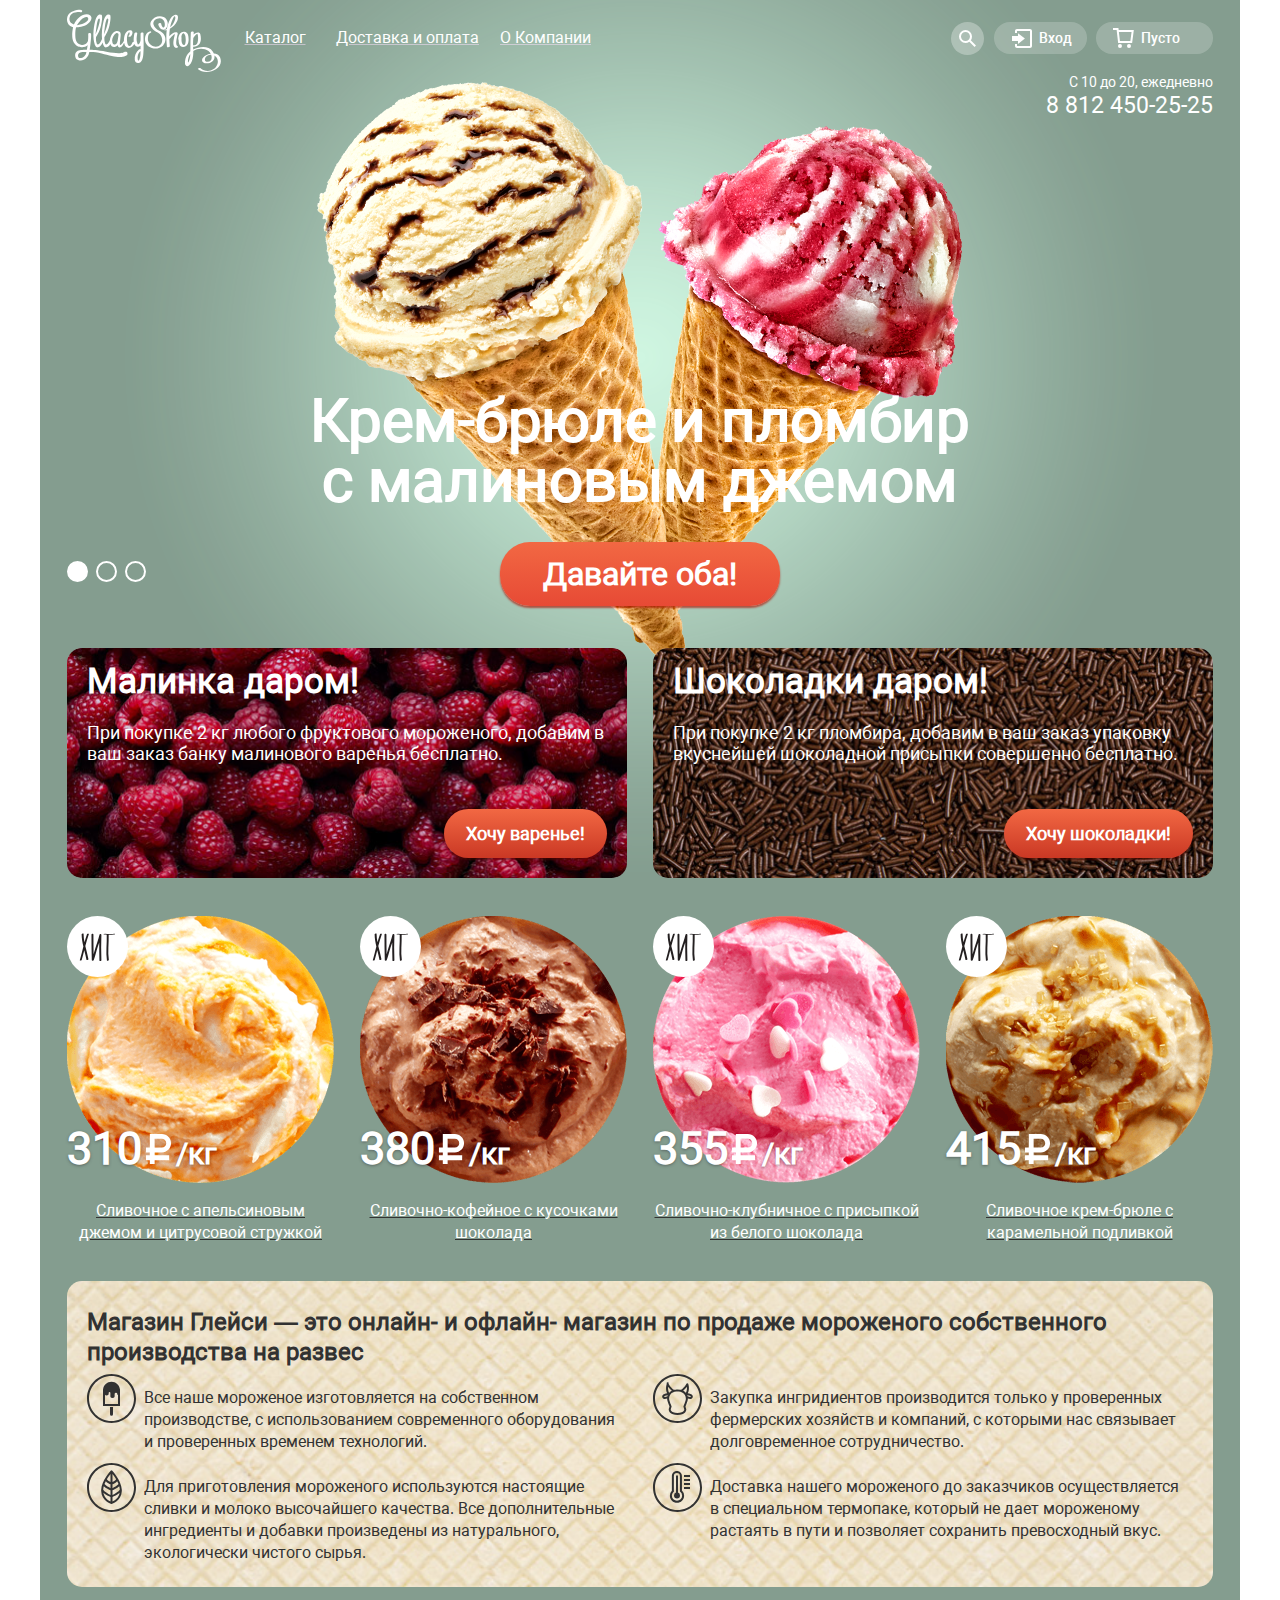
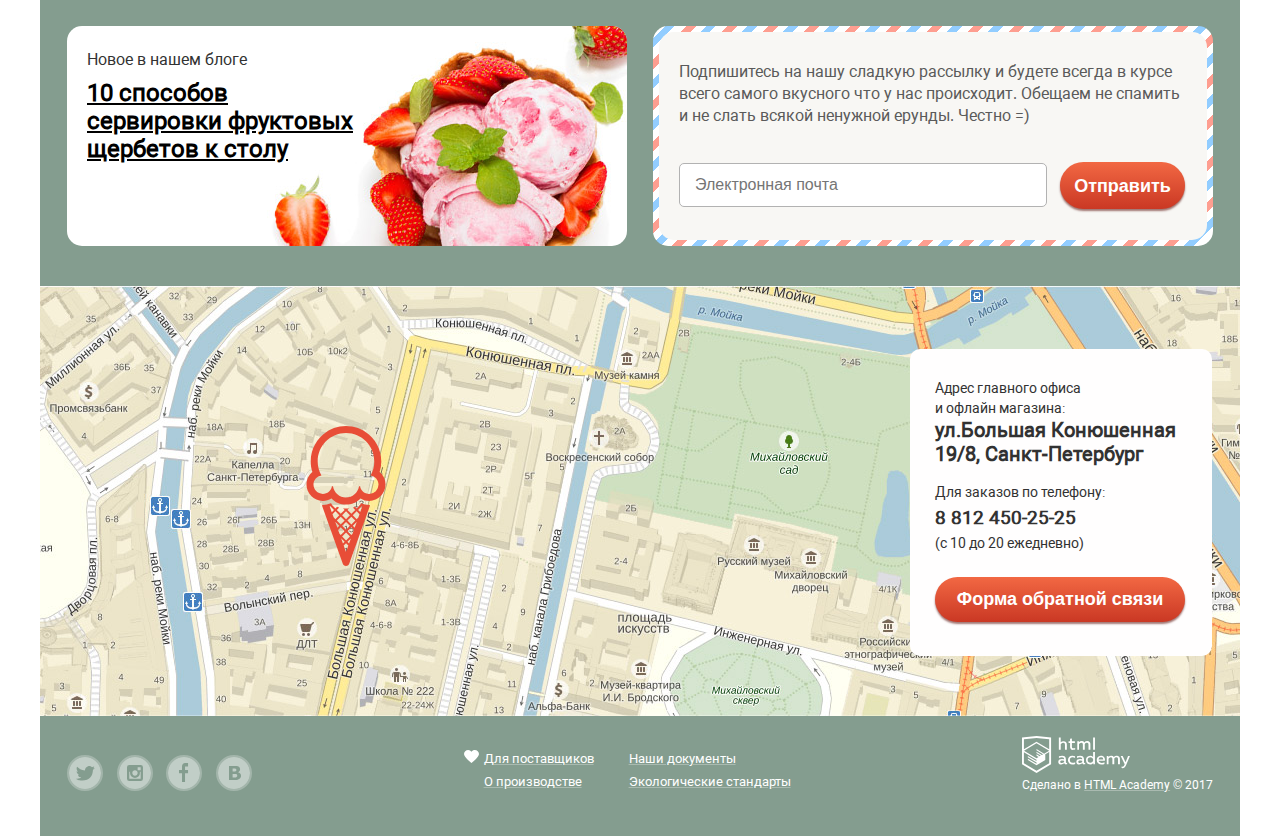
<file: index.html>
<!DOCTYPE html>
<html lang="ru">
  <head>
    <meta charset="utf-8">
    <title>Gllacy Shop Main</title>
    <link rel="stylesheet" href="css/normalize.css">
    <link rel="stylesheet" href="css/style-mini.css">
  </head>

  <body>
    <div class="body">
      <header class="main-header">
        <div class="header-top header-top-index">
          <div class="header-top-main">
            <a class="main-header-logo" href="#">
              <img src="img/logo.svg" width="154" height="64" alt="Логотип «ГлейсиШоп»">
            </a>

            <nav class="main-navigation">
              <ul class="site-navigation">
                <li class="site-navigation-item site-navigation-item-has-children">
                    <a class="catalog-button" href="catalog.html">Каталог</a>
                    <div class="site-navigation-frame">
                      <ul class="site-navigation-submenu">
                        <li class="submenu-item main-item"><a href="#">Новинки</a></li>
                        <li class="submenu-item"><a href="catalog.html">Сливочное</a></li>
                        <li class="submenu-item"><a href="#">Щербеты</a></li>
                        <li class="submenu-item"><a href="#">Фруктовый лед</a></li>
                        <li class="submenu-item"><a href="#">Мелорин</a></li>
                      </ul>
                    </div>
                </li>
                <li class="site-navigation-item">
                  <a href="delivery.html">Доставка и оплата</a>
                </li>
                <li class="site-navigation-item">
                  <a href="about-company.html">О Компании</a>
                </li>
              </ul>
            </nav>
          </div>
          <ul class="user-actions">
            <!-- переделал ссылки в кнопки -->
            <li>
              <button class="button-search" type="button" name="button">
              </button>
              <div class="space-between-button-and-modals">
              </div>
              <section class="modal modal-search">
                <h2 class="visually-hidden">Поиск по сайту</h2>
                <form class="search" action="index.html" method="post">
                  <input class="search-field" id="search-field" type="search" name="search" placeholder="Что ищем?">
                  <label class="label-search" for="search-field"></label>
                </form>
              </section>
            </li>

            <li>
              <button class="entrance-button" type="button" name="button">
                Вход
              </button>
              <div class="space-between-button-and-modals-1">
              </div>
              <section class="modal modal-login">
                <h2 class="visually-hidden">Меню регистрации</h2>

                <form  action="index.html" method="post">
                  <input class="entrance-field-email" id="entrance-field-email" type="email" name="email" placeholder="Электронная почта">
                  <input class="entrance-field-password" id="entrance-field-password" type="password" name="password" placeholder="Пароль">
                  <div class="button-and-link">
                    <button class="middle-button entrance-button-1" id="entrance-submit-button" type="submit" name="entrance">Войти</button>
                    <div class="modal-login-links">
                      <a href="#">Забыли пароль?</a> <br>
                      <a href="#">Новая регистрация</a>
                    </div>
                  </div>
                </form>

                <!--Здесь будет форма  -->
              </section>
            </li>
            <li >
              <button class="basket-button" type="button" name="button">
                Пусто
              </button>
            </li>
          </ul>
      </div>
      <div class="header-bottom visually-hidden">
        <ul class="breadcrumps">
          <li><a href="index.html">Главная</a><span>»</span></li>
          <li><a href="catalog.html">Каталог</a><span>»</span></li>
          <li><a href="index.html">Сливочное</a></li>
        </ul>
      </div>
      <div class="header-middle">
        <div class="header-contact">
          <div class="ad-contact">
            <p>С 10 до 20, ежедневно<br>
            <span>8 812 450-25-25</span></p>
          </div>
        </div>
      </div>
    </header>

    <main class="container">
      <h1 class="visually-hidden">Глейси</h1>
      <section class="big-ad">
        <div class="slider">
          <div class="slide active slide-block-1">
            <div class="big-ad-name">
              <h2 class="big-ad-title">Крем-брюле  и пломбир с малиновым джемом</h2>
              <a class="button big-ad-button" href="#">Давайте оба!</a>
            </div>
          </div>

          <div class="slide slide-block-2">
            <!-- <img class="big-ice-cream-img" src="img/ice-cream-big-2.png" width="1045" height="881" alt="Крембрюле и пломбир с малиновым джемом"> -->
            <div class="big-ad-name">
              <h2 class="big-ad-title">Шоколадный пломбир<br>и лимонный сорбет</h2>
              <a class="button big-ad-button" href="#">Давайте оба!</a>
            </div>
          </div>

          <div class="slide slide-block-3">
            <!-- <img class="big-ice-cream-img" src="img/ice-cream-big-3.png" width="1045" height="881" alt="Крембрюле и пломбир с малиновым джемом"> -->
            <div class="big-ad-name">
              <h2 class="big-ad-title">Пломбир с помадкой<br>и клубничный щербет</h2>
              <a class="button big-ad-button" href="#">Давайте оба!</a>
            </div>
          </div>
        </div>

        <div class="slide-buttons">
          <ul class="slide-button">
            <li>
              <button class="slide-button-item slide-button-current slide-1" type="button" name="button">
                Слайд 1
              </button>
            </li>
            <li>
              <button class="slide-button-item slide-2" type="button" name="button">
                Слайд 2
              </button>
            </li>
            <li>
              <button class="slide-button-item slide-3" type="button" name="button">
                Слайд 3
              </button>
            </li>
          </ul>
        </div>
      </section>
      <section class="additional-ad">
        <div class="small-ads-banner malinka">
          <h2 class="visually-hidden">Малинка бесплатно</h2>
            <h3>Малинка даром!</h3>
            <p>При покупке 2 кг любого фруктового мороженого, добавим в ваш
                заказ банку малинового варенья бесплатно.</p>
            <a class="middle-button small-ads-button malinka-button" href="#">Хочу варенье!</a>
       </div>

       <div class="small-ads-banner chocolat">
          <h2 class="visually-hidden">Шоколадки даром</h2>
          <h3>Шоколадки даром!</h3>
          <p>При покупке 2 кг пломбира, добавим в ваш заказ упаковку вкуснейшей шоколадной присыпки совершенно бесплатно.</p>
          <a class="middle-button small-ads-button chocolat-button" href="#">Хочу шоколадки!</a>
        </div>
      </section>

        <section class="hit-creams">
          <h2 class="visually-hidden">Хиты продаж</h2>
          <ul class="hit-creams-list">
            <li class="product-item hit-creams-item">
              <div class="product-item-block">
                  <img src="img/hit-ice-cream-1.png" width="267" height="267" alt="Сливочное мороженое">
                  <p class="hit-creams-price">310<img src="img/ruble.svg" width="30" height="35" alt="Р"><span class="ice-creams-price_kg">/кг</span></p>
                  <a class="hit-creams-title">Сливочное с апельсиновым джемом и цитрусовой стружкой</a>
              </div>
              <div class="product-item-hover-block">
                <button class="middle-button button-hover-block" type="button" name="button">Быстрый просмотр</button>
              </div>
            </li>

            <li class="product-item hit-creams-item">
              <div class="product-item-block">
                  <img src="img/hit-ice-cream-2.png" width="267" height="267" alt="Сливочно-кофейное мороженое">
                  <p class="hit-creams-price">380<img src="img/ruble.svg" width="30" height="35" alt="Р"><span class="ice-creams-price_kg">/кг</span></p>
                  <a class="hit-creams-title">Сливочно-кофейное с кусочками шоколада</a>
              </div>
              <div class="product-item-hover-block">
                <button class="middle-button button-hover-block" type="button" name="button">Быстрый просмотр</button>
              </div>
            </li>

            <li class="product-item hit-creams-item">
              <div class="product-item-block">
                  <img src="img/hit-ice-cream-3.png" width="267" height="267" alt="Сливочно-клубничное мороженое">
                  <p class="hit-creams-price">355<img src="img/ruble.svg" width="30" height="35" alt="Р"><span class="ice-creams-price_kg">/кг</span></p>
                  <a class="hit-creams-title">Сливочно-клубничное с присыпкой из белого шоколада</a>
              </div>
              <div class="product-item-hover-block">
                <button class="middle-button button-hover-block" type="button" name="button">Быстрый просмотр</button>
              </div>
            </li>

            <li class="product-item hit-creams-item">
              <div class="product-item-block">
                  <img src="img/hit-ice-cream-4.png" width="267" height="267" alt="Сливочное крем-брюле мороженое">
                  <p class="hit-creams-price">415<img src="img/ruble.svg" width="30" height="35" alt="Р"><span class="ice-creams-price_kg">/кг</span></p>
                  <a class="hit-creams-title">Сливочное крем-брюле с карамельной подливкой</a>
              </div>
              <div class="product-item-hover-block">
                <button class="middle-button button-hover-block" type="button" name="button">Быстрый просмотр</button>
              </div>
            </li>
          </ul>
        </section>

        <section class="shop-info">
          <div class="shop-info-container">
            <h3 class="shop-info-title">Магазин Глейси — это онлайн- и офлайн- магазин по продаже мороженого собственного производства на развес</h3>

            <p class="shop-info-item item-1">
              Все наше мороженое изготовляется на собственном производстве, с использованием современного оборудования и проверенных временем технологий.
            </p>

            <p class="shop-info-item item-2">
              Закупка ингридиентов производится только у проверенных фермерских хозяйств и компаний, с которыми нас связывает долговременное сотрудничество.
            </p>
            <p class="shop-info-item item-3">
              Для приготовления мороженого используются настоящие сливки и молоко высочайшего качества. Все дополнительные ингредиенты и добавки произведены из натурального, экологически чистого сырья.
            </p>
            <p class="shop-info-item item-4">
              Доставка нашего мороженого до заказчиков осуществляется в специальном термопаке, который не дает мороженому растаять в пути и позволяет сохранить превосходный вкус.
            </p>
          </div>
        </section>

        <section class="blog">
          <div class="blog-news">
            <h2 class="visually-hidden">Новости Блога</h2>
            <p>Новое в нашем блоге</p>
            <h3 class="blog-news-title"><a href="blog-news.html">10 способов сервировки фруктовых щербетов к столу</a></h3>
          </div>

          <div class="subscription">
            <div class="white-background">
              <h2 class="visually-hidden">Рассылка</h2>
              <p>Подпишитесь на нашу сладкую рассылку и будете всегда в курсе всего самого вкусного что у нас происходит. Обещаем не спамить и не слать всякой ненужной ерунды. Честно =)</p>
              <form class="subscription-form" action="index.html" method="post">
                <input class="subscription-email" type="email" name="email-1" placeholder="Электронная почта">
                <button class="middle-button subscription-button" type="submit" name="button">Отправить</button>
              </form>
            </div>
          </div>
        </section>

        <section class="location">
          <div class="map">
            <iframe src="https://www.google.com/maps/embed?pb=!1m18!1m12!1m3!1d1998.5991043651568!2d30.320894616380524!3d59.93879418187628!2m3!1f0!2f0!3f0!3m2!1i1024!2i768!4f13.1!3m3!1m2!1s0x4696310fca5ba729%3A0xea9c53d4493c879f!2sBolshaya+Konyushennaya+Street%2C+19%2C+Sankt-Peterburg%2C+Russia%2C+191186!5e0!3m2!1sen!2sge!4v1513073409934" width="1200" height="430" allowfullscreen></iframe>
          </div>
          <h2 class="visually-hidden">Геолокация Магазина</h2>

          <img class="location-pin" src="img/pin.svg" width="80" height="140" alt="Иконка мороженого в вафельном стаканчике">
          <div class="location-address">
            <div class="location-address-text">
              <div class="location-text-first-part">
                <p>Адрес главного офиса <br>и офлайн магазина:<br>
                  <span>ул.Большая Конюшенная<br>
                  19/8, Санкт-Петербург</span>
                </p>
              </div>
              <div class="location-text-second-part">
                <p>Для заказов по телефону:<br>
                   <span>8 812 450-25-25</span><br>
                  (с 10 до 20 ежедневно)
                </p>
              </div>
            </div>
            <button class="middle-button location-button" type="button" name="button">Форма обратной связи</button>
          </div>
        </section>
      </main>

      <footer class="footer">
        <div class="main-footer">
          <div class="footer-social">
            <ul class="footer-social-list">
              <li><a class="social-button" href="#" target="_blank"><img src="img/twitter.svg" width="32" height="32" alt="твитер"></a></li>
              <li><a class="social-button" href="#" target="_blank"><img src="img/instagram.svg" width="32" height="32" alt="инстаграм"></a></li>
                <li><a class="social-button" href="#" target="_blank"><img src="img/fb.svg" width="32" height="32" alt="фейсбук"></a></li>
              <li><a class="social-button" href="#" target="_blank"><img src="img/vk.svg" width="32" height="32" alt="в контакте"></a></li>
            </ul>
          </div>
          <div class="sertification">
            <div class="footer-company-info footer-company-info-heart">
              <a href="#">Для поставщиков</a>
              <a href="#">О производстве</a>
            </div>
            <div class="footer-company-info">
              <a href="#">Наши документы</a>
              <a href="#">Экологические стандарты</a>
            </div>
          </div>
          <div class="footer-copyright">
            <a class="html-academy-link" href="https://htmlacademy.ru/intensive/htmlcss"><img src="img/logo-htmlacademy.svg" width="108" height="39" alt="html Academy"></a>
            <span class="copyrights">Сделано в <a href="https://htmlacademy.ru/intensive/htmlcss">HTML Academy</a> &copy; 2017</span>
          </div>
        </div>
      </footer>

      <div class="modal-wrapper">
        <section  class="modal modal-feedback">
          <h2 class="visually-hidden">Меню для вопросов</h2>
          <form class="feedback" action="index.html" method="post">
            <h3 class="modal-feedback-title">Мы обязательно вам ответим!</h3>
            <button class="close-button" type="button" name="close">
              <img src="img/Х-big.svg" width="17" height="18" alt="cross-big">
            </button>
            <input class="feedback-input-name" type="text" name="login" placeholder="Как вас зовут?" id="login-name">
            <div>
              <input class="feedback-input-email" type="email" name="email-2" placeholder="Ваша почта для ответа?">
            </div>
            <div>
              <textarea class="feedback-input-textarea" name="feedback" rows="8" cols="80" placeholder="Напишите что-нибудь..."></textarea>
            </div>
            <button class="middle-button feedback-button" type="submit" name="button">Отправить</button>
          </form>
        </section>
        </div>
    </div>

    <script type="text/javascript" src="js/gllacy-mini.js">
    </script>
  </body>
</html>
</file>
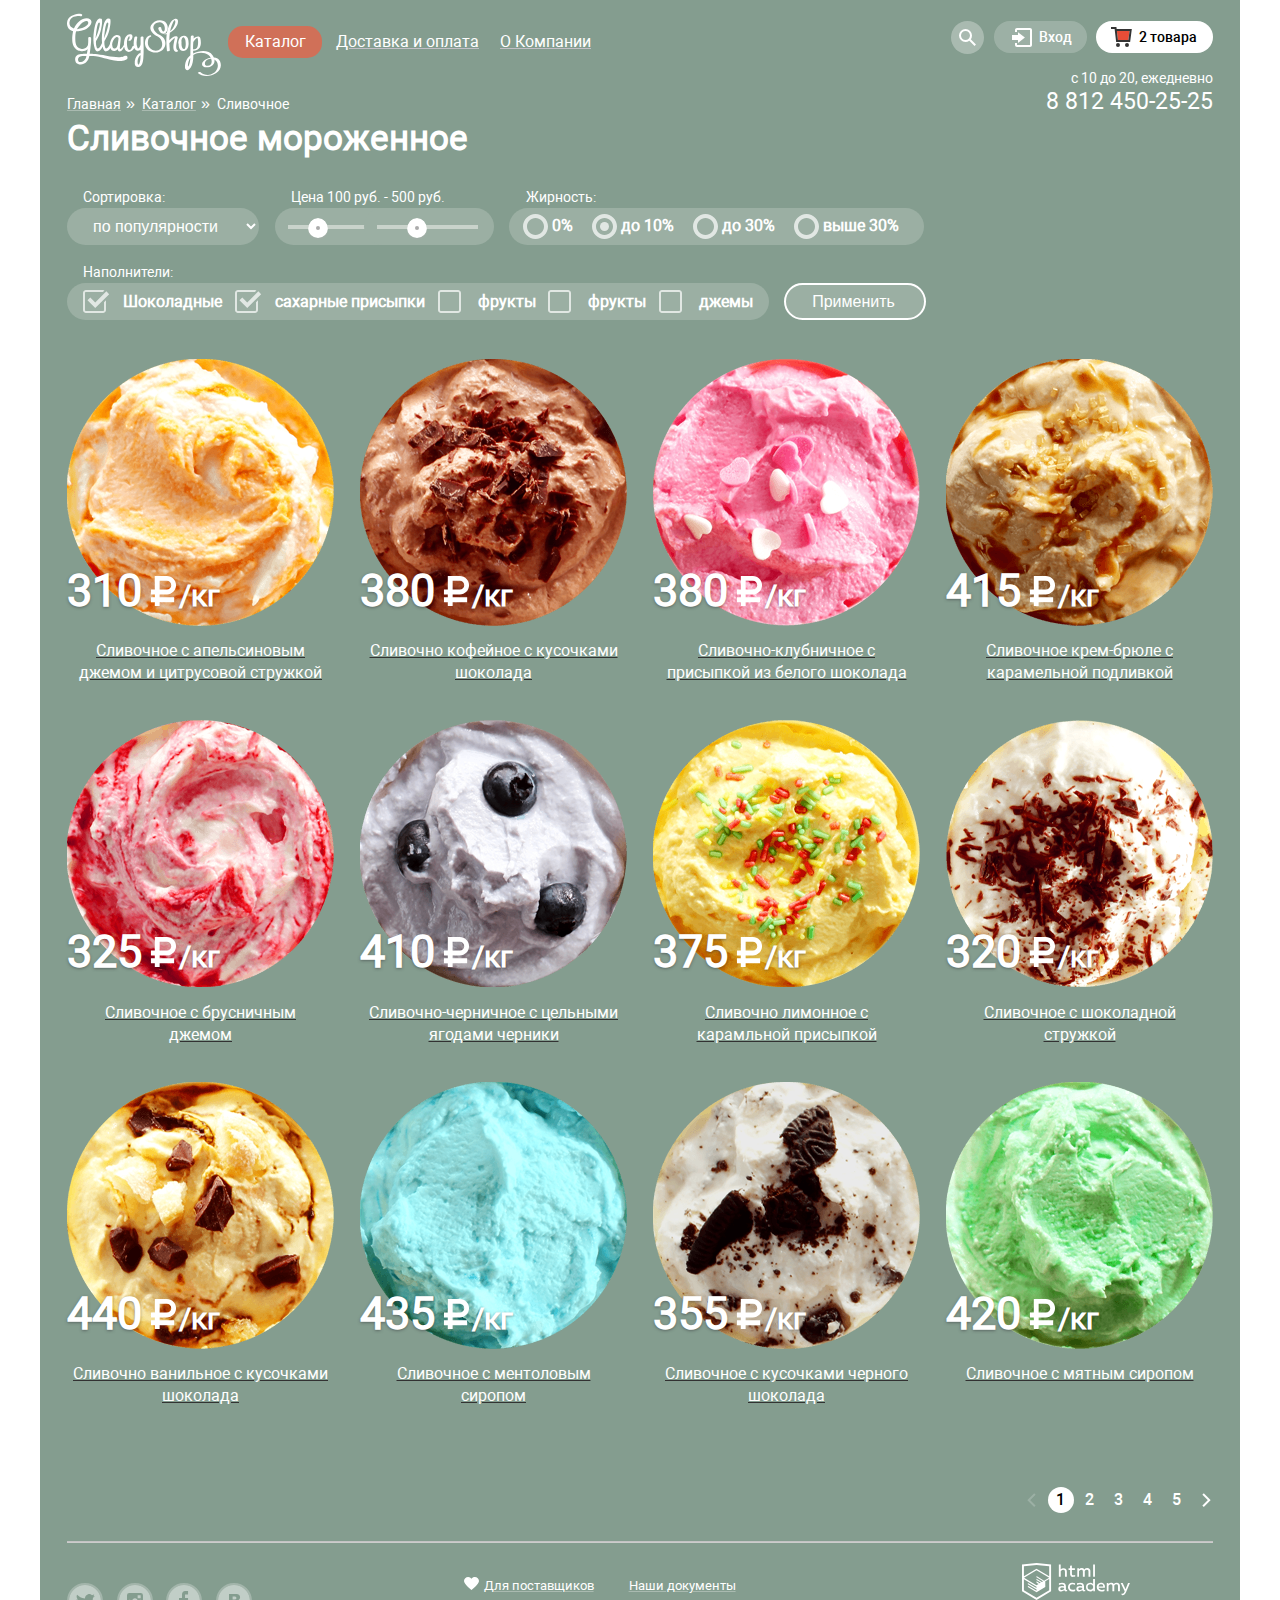
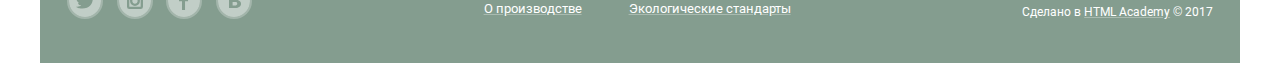
<file: catalog.html>
<!DOCTYPE html>
<html>
  <head>
    <meta charset="utf-8">
    <title>Gllacy Catalog</title>
    <link rel="stylesheet" href="css/normalize.css">
    <link rel="stylesheet" href="css/style-mini.css">
  </head>

  <body>
    <h1 class="visually-hidden">Каталог сливочного мороженного</h1>
    <div class="body-wrapper">
      <header class="main-header main-header-catalog">
        <div class="header-top">
          <div class="header-top-main">
            <a class="main-header-logo" href="index.html">
              <img src="img/logo.svg" width="154" height="64" alt="Логотип «ГлейсиШоп»">
            </a>

            <nav class="main-navigation">
              <h2 class="visually-hidden">Навигация по сайту</h2>
              <ul class="site-navigation">
                <li class="site-navigation-item site-navigation-item-current">
                    <a class="catalog-button" href="catalog.html">Каталог</a>
                    <!-- добавил выпадающий список в каталог  -->
                    <div class="site-navigation-frame">

                    <ul class="site-navigation-submenu">
                      <li class="submenu-item main-item"><a href="#">Новинки</a></li>
                      <li class="submenu-item submenu-item-current"><a href="catalog.html">Сливочное</a></li>
                      <li class="submenu-item"><a href="#">Щербеты</a></li>
                      <li class="submenu-item"><a href="#">Фруктовый лед</a></li>
                      <li class="submenu-item"><a href="#">Мелорин</a></li>
                    </ul>
                    </div>

                </li>
                <li class="site-navigation-item">
                  <a href="delivery.html">Доставка и оплата</a>
                </li>
                <li class="site-navigation-item">
                  <a href="about-company.html">О Компании</a>
                </li>
              </ul>
            </nav>
          </div>
          <ul class="user-actions">
            <!-- переделал ссылки в кнопки -->
            <li>

              <button class="button-search" type="button" name="button">
                  <!-- картинку вставить  -->
              </button>
              <div class="space-between-button-and-modals">
              </div>
              <section class="modal modal-search">
                <h2 class="visually-hidden">Поиск по сайту</h2>
                <form class="search" action="index.html" method="post">
                  <input class="search-field" id="search-field" type="search" name="search" placeholder="Что ищем?">
                  <label class="label-search" for="search-field"></label>
                </form>
              </section>
            </li>

            <li>
              <button class="entrance-button" type="button" name="button">
                Вход
              </button>
              <div class="space-between-button-and-modals-1">
              </div>
              <section class="modal modal-login">
                <h2 class="visually-hidden">Меню регистрации</h2>

                <form  action="index.html" method="post">
                  <input class="entrance-field-email" id="entrance-field-email" type="email" name="email" placeholder="Электронная почта">
                  <input class="entrance-field-password" id="entrance-field-password" type="password" name="password" placeholder="Пароль">
                  <div class="button-and-link">
                    <button class="middle-button entrance-button-1" id="entrance-submit-button" type="submit" name="entrance">Войти</button>
                    <div class="modal-login-links">
                      <a href="#">Забыли пароль?</a> <br>
                      <a href="#">Новая регистрация</a>
                    </div>
                  </div>
                </form>

                <!--Здесь будет форма  -->
              </section>
            </li>
            <li class="basket-item">
              <button class="basket-button basket-button-not-empty" type="button" name="button">
                2 товара
              </button>

              <form class="basket-submenu">
                <ul class="basket-submenu-list">
                  <li class="basket-submenu-line">
                    <div class="basket-submenu-first-two-items">
                      <button class="basket-submenu-close-button" type="button" name="close-button">
                        <img src="img/cross-big.svg" height="17" width="18" alt="cross">
                      </button>
                      <img class="basket-submenu-img" src="img/ice-cream-icon-1.gif" width="33" height="33" alt="ice-cream-icon">
                    </div>
                    <div class="basket-submenu-text-items">
                      <p class="basket-submenu-text basket-submenu-text-title">Пломбир с апельсиновым джемом</p>
                      <p class="basket-submenu-text basket-submenu-text-price">1.5кг х 200 руб.</p>
                      <p class="basket-submenu-text basket-submenu-text-price-totals">300 руб.</p>
                    </div>
                  </li>
                  <li class="basket-submenu-line">
                    <div class="basket-submenu-first-two-items">
                      <button class="basket-submenu-close-button" type="button" name="close-button">
                        <img src="img/cross-big.svg" height="17" width="18" alt="cross">
                      </button>
                      <img class="basket-submenu-img" src="img/ice-cream-icon-2.gif" width="33" height="33" alt="ice-cream-icon">
                    </div>
                    <div class="basket-submenu-text-items">
                      <p class="basket-submenu-text basket-submenu-text-title">Клубничный пломбир с присыпкой из белого шоколада</p>
                      <p class="basket-submenu-text basket-submenu-text-price">1.5кг х 300 руб.</p>
                      <p class="basket-submenu-text basket-submenu-text-price-totals">450 руб.</p>
                    </div>
                  </li>
                </ul>
                <div class="basket-submenu-total-row">
                  <hr class="basket-submenu-hor-line">
                  <p class="basket-submenu-text-total">Итого: 750 руб.</p>
                  <button class="middle-button basket-submenu-button" type="submit" name="submenu-button">Оформить заказ</button>
                </div>
              </form>
            </li>
          </ul>
      </div>
      <div class="header-bottom">
        <ul class="breadcrumps">
          <li><a href="index.html">Главная</a><span>»</span></li>
          <li><a href="catalog.html">Каталог</a><span>»</span></li>
          <li><a href="index.html">Сливочное</a></li>
        </ul>
      </div>

      <div class="header-middle">
        <div class="header-contact">
          <div class="ad-contact ad-contact-catalog">
            <p>с 10 до 20, ежедневно<br>
            <span>8 812 450-25-25</span></p>
          </div>
        </div>
      </div>
          <!-- перенес блок с main в header так как этот блок повторяется на двух страницах -->

      </header>

      <main class="container">
        <section class="filters">
          <h2 class="visually-hidden">Фильтр сортов мороженого</h2>
          <h3 class="filter-title">Сливочное мороженное</h3>
          <form class="filter-form" action="index.html" method="get">
            <fieldset>
              <div class="filter-line filter-line-1">
                <div class="filters-range filter-popularity-select">
                  <p class="inputs-title">Сортировка:</p>
                    <select id="ice-cream-sort" class="filter filter-ice-cream-sort" name="sort">
                      <option value="" selected>по популярности</option>
                      <option value="">сначала недорогие</option>
                      <option value="">сначала дорогие</option>
                      <option value="">по жирности</option>
                    </select>
                </div>

                <div class="filters-range filter-price-range">
                  <p class="inputs-title">Цена 100 руб. - 500 руб.</p>
                    <input class="filter filter-range-1" id="filter-range-1" type="range" name="price-range-1" value="200" min="100" max="500">
                    <input class="filter filter-range-2" id="filter-range-2" type="range" name="price-range-2" value="250" min="100" max="500">
                </div>
                <div class="filters-range filter-radio">
                  <p class="inputs-title inputs-title-fat">Жирность:</p>
                  <div class="filter filter-fat-radio ">
                    <div class="radio">
                      <input class="radio-button" id="0" type="radio" name="fat-level" value="">
                      <label for="0">0%</label>
                    </div>
                    <div class="radio">
                      <input class="radio-button" id="10" type="radio" name="fat-level" value="" checked>
                      <label for="10">до 10%</label>
                    </div>
                    <div class="radio">
                      <input class="radio-button" id="30" type="radio" name="fat-level" value="">
                      <label for="30">до 30%</label>
                    </div>
                    <div class="radio">
                      <input class="radio-button" id="40" type="radio" name="fat-level" value="">
                      <label for="40">выше 30%</label>
                    </div>
                  </div>
                </div>
              </div>

              <div class="filter-line filter-line-2">
                <div class="filters-range filters-input-range">
                  <p class="inputs-title">Наполнители:</p>
                  <div class="filter filter-fillers-checkbox">
                    <div class="check-button">
                      <input id="chocolat" type="checkbox" name="choco" value="" checked>
                      <label for="chocolat">Шоколадные</label>
                    </div>
                    <div class="check-button">
                      <input id="sugar" type="checkbox" name="sugar" value="" checked>
                      <label for="sugar">сахарные присыпки</label>
                    </div>
                    <div class="check-button">
                      <input id="fruits" type="checkbox" name="sugar" value="">
                      <label for="fruits">фрукты</label>
                    </div>
                    <div class="check-button">
                      <input id="syrup" type="checkbox" name="sugar" value="">
                      <label for="syrup">фрукты</label>
                    </div>
                    <div class="check-button">
                      <input id="jam" type="checkbox" name="sugar" value="">
                      <label for="jam">джемы</label>
                    </div>
                  </div>
                </div>

                <button class="filter filter-button" type="submit" name="button">Применить</button>
              </div>
            </fieldset>


          </form>
          <!-- Здесь будет форма  -->
        </section>

        <section class="product">
          <h2 class="visually-hidden">Список сортов мороженного</h2>
          <ul class="product-list">

              <li class="product-item product-item-catalog">
                <div>
                  <img src="img/hit-ice-cream-1.png" width="267" height="267" alt="Сливочное мороженое">
                  <p class="ice-creams-price">310<img src="img/ruble.svg" width="30" height="35" alt="Р"><span>/кг</span></p>
                  <a class="ice-creams-title">Сливочное с апельсиновым джемом и цитрусовой стружкой</a>
                </div>
                <div class="product-item-hover-block">
                  <button class="middle-button button-hover-block" type="button" name="button">Быстрый просмотр</button>
                </div>
              </li>

              <li class="product-item product-item-catalog">
                <div>
                  <img src="img/hit-ice-cream-2.png" width="267" height="267" alt="Сливочное кофейное">
                  <p class="ice-creams-price">380<img src="img/ruble.svg" width="30" height="35" alt="Р"><span>/кг</span></p>
                  <a class="ice-creams-title">Сливочно кофейное с кусочками шоколада</a>
                </div>
                <div class="product-item-hover-block">
                  <button class="middle-button button-hover-block" type="button" name="button">Быстрый просмотр</button>
                </div>
              </li>

            <li class="product-item product-item-catalog">
              <div>
                <img src="img/hit-ice-cream-3.png" width="267" height="267" alt="Сливочно-клубичное">
                <p class="ice-creams-price">380<img src="img/ruble.svg" width="30" height="35" alt="Р"><span>/кг</span></p>
                <a class="ice-creams-title">Сливочно-клубничное с присыпкой из белого шоколада</a>
              </div>
              <div class="product-item-hover-block">
                <button class="middle-button button-hover-block" type="button" name="button">Быстрый просмотр</button>
              </div>
            </li>

            <li class="product-item product-item-catalog">
              <div>
                <img src="img/hit-ice-cream-4.png" width="267" height="267" alt="Сливочно-крембрюле мороженое">
                <p class="ice-creams-price">415<img src="img/ruble.svg" width="30" height="35" alt="Р"><span>/кг</span></p>
                <a class="ice-creams-title">Сливочное крем-брюле с карамельной подливкой</a>
              </div>
              <div class="product-item-hover-block">
                <button class="middle-button button-hover-block" type="button" name="button">Быстрый просмотр</button>
              </div>
            </li>

            <li class="product-item product-item-catalog">
              <div>
                <img src="img/ice-cream-5.png" width="267" height="267" alt="Сливочное с брусничным джемом">
                <p class="ice-creams-price">325<img src="img/ruble.svg" width="30" height="35" alt="Р"><span>/кг</span></p>
                <a class="ice-creams-title">Сливочное с брусничным джемом</a>
              </div>
              <div class="product-item-hover-block">
                <button class="middle-button button-hover-block" type="button" name="button">Быстрый просмотр</button>
              </div>
            </li>

            <li class="product-item product-item-catalog">
              <div>
                <img src="img/ice-cream-6.png" width="267" height="267" alt="Сливочное черничное">
                <p class="ice-creams-price">410<img src="img/ruble.svg" width="30" height="35" alt="Р"><span>/кг</span></p>
                <a class="ice-creams-title">Сливочно-черничное с цельными ягодами черники</a>
              </div>
              <div class="product-item-hover-block">
                <button class="middle-button button-hover-block" type="button" name="button">Быстрый просмотр</button>
              </div>
            </li>

            <li class="product-item product-item-catalog">
              <div>
                <img src="img/ice-cream-7.png" width="267" height="267" alt="Сливочно лимонное">
                <p class="ice-creams-price">375<img src="img/ruble.svg" width="30" height="35" alt="Р"><span>/кг</span></p>
                <a class="ice-creams-title">Сливочно лимонное с карамльной присыпкой</a>
              </div>
              <div class="product-item-hover-block">
                <button class="middle-button button-hover-block" type="button" name="button">Быстрый просмотр</button>
              </div>
            </li>

            <li class="product-item product-item-catalog">
              <div>
                <img src="img/ice-cream-8.png" width="267" height="267" alt="Сливочно лимонное">
                <p class="ice-creams-price">320<img src="img/ruble.svg" width="30" height="35" alt="Р"><span>/кг</span></p>
                <a class="ice-creams-title">Сливочное с шоколадной стружкой</a>
              </div>
              <div class="product-item-hover-block">
                <button class="middle-button button-hover-block" type="button" name="button">Быстрый просмотр</button>
              </div>
            </li>

            <li class="product-item product-item-catalog">
              <div>
                <img src="img/ice-cream-9.png" width="267" height="267" alt="Сливочно лимонное">
                <p class="ice-creams-price">440<img src="img/ruble.svg" width="30" height="35" alt="Р"><span>/кг</span></p>
                <a class="ice-creams-title">Сливочно ванильное с кусочками шоколада</a>
              </div>
              <div class="product-item-hover-block">
                <button class="middle-button button-hover-block" type="button" name="button">Быстрый просмотр</button>
              </div>
            </li>

            <li class="product-item product-item-catalog">
              <div>
                <img src="img/ice-cream-10.png" width="267" height="267" alt="Сливочно лимонное">
                <p class="ice-creams-price">435<img src="img/ruble.svg" width="30" height="35" alt="Р"><span>/кг</span></p>
                <a class="ice-creams-title">Сливочное с ментоловым сиропом</a>
              </div>
              <div class="product-item-hover-block">
                <button class="middle-button button-hover-block" type="button" name="button">Быстрый просмотр</button>
              </div>
            </li>

            <li class="product-item product-item-catalog">
              <div>
                <img src="img/ice-cream-11.png" width="267" height="267" alt="Сливочно лимонное">
                <p class="ice-creams-price">355<img src="img/ruble.svg" width="30" height="35" alt="Р"><span>/кг</span></p>
                <a class="ice-creams-title">Сливочное с кусочками черного шоколада</a>
              </div>
              <div class="product-item-hover-block">
                <button class="middle-button button-hover-block" type="button" name="button">Быстрый просмотр</button>
              </div>
            </li>

            <li class="product-item product-item-catalog">
              <div>
                <img src="img/ice-cream-12.png" width="267" height="267" alt="Сливочно лимонное">
                <p class="ice-creams-price">420<img src="img/ruble.svg" width="30" height="35" alt="Р"><span>/кг</span></p>
                <a class="ice-creams-title">Сливочное с мятным сиропом</a>
              </div>
              <div class="product-item-hover-block">
                <button class="middle-button button-hover-block" type="button" name="button">Быстрый просмотр</button>
              </div>
            </li>

          </ul>
          <div class="pagination-list-div">
            <ul class="pagination-list">
              <li><button class="pagination-button-forward" type="button" name="button"></button></li>
              <li class="pagination-item-current"><a href="#">1</a></li>
              <li class="pagination-item"><a href="#">2</a></li>
              <li class="pagination-item"><a href="#">3</a></li>
              <li class="pagination-item"><a href="#">4</a></li>
              <li class="pagination-item"><a href="#">5</a></li>
              <li><button class="pagination-button-backward" type="button" name="button"></button></li>

              <!-- добавит стрелочку  -->
            </ul>
          </div>
        </section>
      </main>
      <!-- footer вставил с index.html  -->
      <footer class="footer">
        <hr class="footer-line">
        <div class="main-footer">
          <div class="footer-social">
            <ul class="footer-social-list">
              <li><a class="social-button" href="#" target="_blank"><img src="img/twitter.svg" width="32" height="32" alt="твитер"></a></li>
              <li><a class="social-button" href="#" target="_blank"><img src="img/instagram.svg" width="32" height="32" alt="инстаграм"></a></li>
              <li><a class="social-button" href="#" target="_blank"><img src="img/fb.svg" width="32" height="32" alt="фейсбук"></a></li>
              <li><a class="social-button" href="#" target="_blank"><img src="img/vk.svg" width="32" height="32" alt="в контакте"></a></li>
            </ul>
          </div>
          <div class="sertification">
            <div class="footer-company-info footer-company-info-heart">
              <a href="#">Для поставщиков</a>
              <a href="#">О производстве</a>
            </div>
            <div class="footer-company-info">
              <a href="#">Наши документы</a>
              <a href="#">Экологические стандарты</a>
            </div>
          </div>
          <div class="footer-copyright">
            <a class="html-academy-link" href="https://htmlacademy.ru/intensive/htmlcss"><img src="img/logo-htmlacademy.svg" width="108" height="39" alt="html Academy"></a>
            <span class="copyrights">Сделано в <a href="https://htmlacademy.ru/intensive/htmlcss">HTML Academy</a> &copy; 2017</span>
          </div>
        </div>
      </footer>
    </div>

    <div class="modal-wrapper">
      <section  class="modal modal-feedback">
        <h2 class="visually-hidden">Меню для вопросов</h2>
        <form class="feedback" action="index.html" method="post">
          <h3 class="modal-feedback-title">Мы обязательно вам ответим!</h3>
          <button class="close-button" type="button" name="close">
            <img src="img/Х-big.svg" width="17" height="18" alt="cross-big">
          </button>
          <input class="feedback-input-name" type="text" name="login" placeholder="Как вас зовут?" id="login-name">
          <div>
            <input class="feedback-input-email" type="email" name="email-2" placeholder="Ваша почта для ответа?">
          </div>
          <div>
            <textarea class="feedback-input-textarea" name="feedback" rows="8" cols="80" placeholder="Напишите что-нибудь..."></textarea>
          </div>
          <button class="middle-button feedback-button" type="submit" name="button">Отправить</button>
        </form>
      </section>
      </div>

    <script type="text/javascript" src="js/gllacy-mini.js">
    </script>
  </body>
</html>
</file>
<file: css/style-mini.css>
*,.search-field{box-sizing:border-box}.header-middle,.header-top{padding-right:27px;display:flex}@font-face{font-family:Roboto;src:url(../fonts/roboto.woff2)}@font-face{font-family:Robotobold;src:url(../fonts/robotobold.woff2)}@font-face{font-family:Robotomedium;src:url(../fonts/robotomedium.woff2)}body{margin:0 auto;font-family:Roboto,Arial,sans-serif;font-size:16px;color:#323232;background:#fff;width:1200px}.basket-button,.basket-button-not-empty,.entrance-button{font-family:Robotomedium}.body,.body-wrapper{min-width:900px;background:#849d8f;width:1200px}a{text-decoration:none}.body{z-index:-2}.main-header{width:1200px;min-height:112px;margin:0 auto -8px;position:absolute;z-index:1}.main-header-catalog{position:relative;margin-bottom:-7px}.header-top{padding-top:5px;margin-left:0 auto;flex-wrap:wrap;justify-content:space-between;align-items:center;padding-left:27px}.header-top-index{padding-top:7px}.header-middle{position:relative;justify-content:flex-end;margin-top:-25px;z-index:-1}.header-bottom{display:flex;position:absolute;top:95px;z-index:0;margin:0}.ad-contact{align-self:flex-end;color:#fff;text-align:right;font-size:14px;line-height:24px;vertical-align:top}.ad-contact-catalog{margin-top:-12px}.ad-contact span{font-size:23px;vertical-align:bottom}.header-top-main{display:flex}.main-navigation li{list-style:none}.main-navigation a{font-size:16px;line-height:18px;color:#fff}.site-navigation,.site-navigation-item{line-height:32px;height:32px;vertical-align:middle}.site-navigation{margin:13px 0 0;position:relative;display:flex;flex-wrap:wrap;padding:0;width:400px}.breadcrumps,.user-actions{justify-content:space-between;list-style:none}.site-navigation a{text-decoration:underline;text-decoration-color:rgba(255,225,255,.5)}.site-navigation-item-current{background-color:#d07058}.site-navigation-item-current a{text-decoration:none}.site-navigation-item{padding-left:7px;padding-right:7px;display:block;border-radius:15px;text-align:center;z-index:1;margin-left:7px}.site-navigation-item:hover{background-color:#fff}.site-navigation-item:hover>a{font-weight:700}.site-navigation-item:hover a{color:#000}.site-navigation-frame:hover .site-navigation-submenu,.site-navigation-item:hover .site-navigation-frame,.site-navigation-item:hover .site-navigation-submenu{display:block}.site-navigation-item:active{background-color:rgba(248,247,244,.988);box-shadow:inset 0 2px 1px 0 rgba(105,105,105,.5)}.modal-login,.modal-search,.site-navigation-submenu{box-shadow:0 20px 20px 0 rgba(0,0,0,.4)}.site-navigation-frame{position:relative;top:0;width:80px;height:20px;z-index:100}.space-between-button-and-modals{position:relative;top:0;width:33px;height:10px;z-index:100}.space-between-button-and-modals-1{position:relative;top:0;width:90px;height:10px;z-index:100}.site-navigation-submenu{display:none;top:10px;padding-left:0;border-radius:5px;background-color:rgba(248,247,244,1);position:absolute;left:0;text-align:left;width:143px;text-indent:10px;font-size:14px;z-index:100}.button-search,.user-actions>li{position:relative}.site-navigation-submenu .main-item::after{width:91.5%;display:block;content:"";height:2px;background-color:rgba(0,0,0,.2);margin:0 auto;z-index:300}.site-navigation-submenu .main-item{border-top-right-radius:5px;border-top-left-radius:5px}.site-navigation-submenu .submenu-item:last-of-type{border-bottom-right-radius:5px;border-bottom-left-radius:5px}.site-navigation-submenu li:hover{background-color:#fbded8}.site-navigation-submenu li:active{background-color:#f6b5a5}.submenu-item-current{background-color:#d07058}.submenu-item.submenu-item-current a{color:#fff}.site-navigation-submenu .submenu-item:first-child{font-weight:700}.submenu-item a{color:#000;z-index:100}.user-actions{display:flex;width:267px;padding:0}.button-search,.button-search:hover{width:33px;height:33px;background-repeat:no-repeat;background-position:center;display:block}.button-search{padding:0;outline:0;margin-left:5px;background-color:rgba(255,255,255,.3);background-image:url(../img/loupe.svg);border-radius:50%;cursor:pointer;border:none}.button-search:hover{background-color:rgba(255,255,255,1);background-image:url(../img/loupe-black.svg);border-radius:50%;color:#000}.button-search:hover~.modal-search,.modal-search:hover,.space-between-button-and-modals:hover~.modal-search{display:block}.modal-search{display:none;border-radius:6px;background-color:#f8f7f4;position:absolute;width:341px;height:84px;z-index:276;right:0}.search-field{border-style:solid;border-width:1px;border-color:#d3d3d2;border-radius:5px;background-color:#fff;position:absolute;margin:15px 0 0 12px;width:315px;height:48px;z-index:277;padding:10px 15px;font-size:16px}.entrance-button,.entrance-button:hover{background-size:21px 21px;background-repeat:no-repeat;width:93px;height:32px;display:block}.entrance-button{padding:0;outline:0;background-color:rgba(255,255,255,.2);background-image:url(../img/entrance.svg);background-position:18px;border-radius:20px;border:none;cursor:pointer;position:relative;text-indent:30px;color:#fff;font-size:14px}.entrance-button:hover{background-color:rgba(255,255,255,1);background-image:url(../img/entrance-black.svg);background-position:20px;border-radius:20px;color:#000}.entrance-button:hover~.modal-login,.modal-login:hover,.space-between-button-and-modals-1:hover~.modal-login{display:block}.modal-login{display:none;border-radius:6px;background-color:#f8f7f4;position:absolute;width:277px;height:214px;padding:0;right:0;z-index:100}.entrance-field-email,.entrance-field-password{border-style:solid;border-width:1px;border-color:#d3d3d2;border-radius:5px;background-color:#fff;width:241px;height:44px;padding:10px 15px;font-size:16px;left:19px;position:absolute;box-sizing:border-box}.entrance-field-email{top:20px}.entrance-field-password{top:84px}.entrance-button-1{position:absolute;display:block;left:19px;top:148px;border:none;width:102px;height:46px}.basket-button,.basket-button-not-empty{display:block;background-repeat:no-repeat;width:117px;height:32px}.modal-login-links{position:absolute;top:153px;left:140px;text-decoration:underline;font-size:13px}.basket-button{background-color:rgba(255,255,255,.2);background-image:url(../img/basket.svg);background-position:17px;border-radius:20px;border:none;text-indent:12px;color:#fff;font-size:14px;outline:0}.basket-button-not-empty{position:relative;background-color:rgba(255,255,255,1);background-image:url(../img/basket-red.svg);background-position:15px;border-radius:20px;border:none;text-indent:26px;color:#000;font-size:14px}.big-ad-button,.big-ad-title{font-family:Roboto;text-align:center;color:#fff;font-weight:700}.breadcrumps{display:flex;padding:0 0 0 27px;margin:0;width:230px}.breadcrumps a{color:#fff;font-size:14px;text-decoration:underline;text-decoration-color:rgba(255,255,255,.3)}.breadcrumps li:last-child a{text-decoration:none}.breadcrumps span{margin-left:5px;color:#fff;margin-right:7px}.container{margin:-1px auto 0;width:1200px}.middle-button{background-image:-moz-linear-gradient(90deg,#ca3824 0,#f26843 100%);background-image:-webkit-linear-gradient(90deg,#ca3824 0,#f26843 100%);background-image:-ms-linear-gradient(90deg,#ca3824 0,#f26843 100%);box-shadow:0 2px 2px 0 rgba(85,8,0,.54);width:100;height:40;line-height:49px;border-radius:30px;text-align:center;color:#fff;vertical-align:middle;font-size:18px;font-weight:700;display:block;outline:0;padding:0;border:none}.middle-button:hover{background-image:-moz-linear-gradient(90deg,#e74a35 0,#f26843 100%);background-image:-webkit-linear-gradient(90deg,#e74a35 0,#f26843 100%);background-image:-ms-linear-gradient(90deg,#e74a35 0,#f26843 100%);box-shadow:0 1px 2px 0 rgba(172,16,0,.004)}.middle-button:active{background-image:-moz-linear-gradient(90deg,#f26843 0,#e74a35 100%);background-image:-webkit-linear-gradient(90deg,#f26843 0,#e74a35 100%);background-image:-ms-linear-gradient(90deg,#f26843 0,#e74a35 100%);box-shadow:inset 0 2px 2px 0 rgba(148,39,24,.004);outline:0}.big-ad{position:relative;height:auto;margin:0 27px;z-index:0}.slide-block-1::before,.slide-block-2::before,.slide-block-3::before{width:1100px;height:881px;z-index:-1;position:absolute;content:""}.slide{display:none}.active{display:block;animation:fadeout 2s;animation:fadein 2s}.big-ice-cream-img{display:block;margin:0 auto;position:absolute}.slide-block-1::before{background:url(../img/ice-cream-big.png) 50px 0 no-repeat #849d8f}.slide-block-2::before{background:url(../img/ice-cream-big-2.png) 50px 0 no-repeat #8996a6}.slide-block-3::before{background:url(../img/ice-cream-big-3.png) 50px 0 no-repeat #9d8b84}.big-ad-button,.big-ad-button:hover{background-image:-moz-linear-gradient(90deg,#e74a35 0,#f26843 100%);background-image:-webkit-linear-gradient(90deg,#e74a35 0,#f26843 100%);background-image:-ms-linear-gradient(90deg,#e74a35 0,#f26843 100%)}.big-ad-name{padding-top:392px;height:auto;max-width:1200px;margin:0 auto}.big-ad-title{width:700px;display:block;font-size:60px;line-height:60.35px;-moz-transform:matrix(.99225231474236,0,0,.99225231474236,0,0);-webkit-transform:matrix(.99225231474236,0,0,.99225231474236,0,0);-ms-transform:matrix(.99225231474236,0,0,.99225231474236,0,0);margin:0 auto 30px}.big-ad-button{box-shadow:0 2px 2px 0 rgba(172,16,0,.64);display:block;border-radius:30px;width:280px;font-size:32px;line-height:64px;vertical-align:middle;margin:0 auto 42px}.big-ad-button-1{width:280px;height:64px;margin:0 auto;z-index:2}.big-ad-button:hover{box-shadow:0 1px 2px 0 rgba(172,16,0,.004)}.big-ad-button:active{background-image:-moz-linear-gradient(90deg,#f26843 0,#e74a35 100%);background-image:-webkit-linear-gradient(90deg,#f26843 0,#e74a35 100%);background-image:-ms-linear-gradient(90deg,#f26843 0,#e74a35 100%);box-shadow:inset 0 2px 2px 0 rgba(148,39,24,.004)}.slide-buttons{position:absolute;top:562px;z-index:1}.slide-button{margin:0;padding:0;display:inline-flex}.slide-buttons li{list-style:none;margin-right:8px}.slide-buttons li:last-of-type{margin-right:0}.slide-button-item{border:2px solid #fff;background-color:transparent;border-radius:50%;width:21px;height:21px;text-indent:-9999px;cursor:pointer}.slide-button-current{background-color:#fff}.slide-buttons button:active,.slide-buttons button:focus{background-color:#fff;border:2px solid #fff;outline:0}.slide-buttons button:hover{background-color:rgba(255,255,255,.4);border:2px solid #fff;cursor:pointer}.visually-hidden{display:none}.additional-ad{display:flex;justify-content:space-between;padding-left:27px;padding-right:27px;margin-bottom:38px}.small-ads-banner{display:flex;flex-direction:column;flex-wrap:nowrap;border-radius:15px;color:#fff;width:560px;height:auto;position:relative;padding:14px 20px}.small-ads-banner h3{align-self:flex-start;font-size:35px;color:#fff;font-weight:700;margin:0 0 21px;width:100%}.small-ads-banner p{font-size:18px;margin:0 auto 50px;width:100%;height:100%}.hit-creams-price,.ice-creams-price{font-size:45px;font-family:Roboto;color:#fff;font-weight:700;text-shadow:0 1px 3px rgba(49,50,53,.5);text-align:center}.small-ads-button{height:49px;padding-left:22px;padding-right:22px;align-self:flex-end;margin-top:-5px;margin-bottom:6px}.malinka{background:url(../img/malina-background.jpg) center no-repeat #849d8f;background-size:cover}.chocolat{background:url(../img/chocolat-background.jpg) center no-repeat #849d8f;background-size:cover}.hit-creams{padding-left:27px;padding-right:27px;margin-bottom:40px}.hit-creams-list{display:flex;justify-content:flex-start;margin:0;padding:0;flex-wrap:wrap}.product{padding-left:27px}.product-list{display:flex;flex-wrap:wrap;justify-content:flex-start;margin:0;padding:0}.product-item{position:relative;width:267px;height:auto;list-style:none;margin:0 26px 36px 0;text-decoration:underline}.hit-creams-item{margin-bottom:-3px}.product-ice-cream{width:267px;height:300px;border:1px solid red}.button-hover-block{border:none;position:absolute;width:200px;left:45.9px;top:339px}.product-item-hover-block{display:none;border-radius:5px;background-color:rgba(248,247,244,.2);box-shadow:0 20px 20px 0 rgba(0,0,0,.4);position:absolute;left:-13px;top:0;width:293px;height:405px;z-index:1}.hit-creams-item:last-of-type{margin-right:0}.hit-creams-item:hover .product-item-hover-block,.product-item:hover .product-item-hover-block{display:block}.hit-creams-item::before{content:"";background:url(../img/hit.svg) no-repeat;width:61px;height:61px;display:block;position:absolute}.hit-creams-price{display:block;line-height:45px;position:absolute;top:210px;margin:0 auto}.hit-creams-price img{display:inline-block;width:30px;height:35px;vertical-align:-3px;margin:0 2px}.ice-creams-price{display:block;line-height:45px;position:absolute;top:209px;margin:0 auto}.ice-creams-price span,.ice-creams-price_kg{font-size:30px;line-height:45px}.ice-creams-price img{display:inline-block;width:30px;height:35px;vertical-align:-3px;margin:0 2px 0 7px}.filter,.location-button,.main-footer a>img{vertical-align:middle}.ice-creams-price span{margin-left:-2px}.hit-creams-title,.ice-creams-title{display:block;font-size:16px;font-family:Roboto;line-height:22px;color:#fff;text-align:center;height:auto;top:281px;text-decoration-color:rgba(255,255,255,.3)}.ice-creams-title{margin:10px auto 0;width:256px}.hit-creams-title{margin:12px auto 0}.modal-feedback-title,.pagination-list{font-family:Robotomedium}.shop-info{padding-left:27px;padding-right:27px;margin-bottom:39px}.shop-info-container{display:flex;justify-content:space-between;flex-wrap:wrap;align-content:flex-start;background:url(../img/wafer.jpg);background-size:cover;border-radius:15px;min-height:306px;padding-top:26px;padding-left:20px;margin:0 auto}.blog,.main-footer{justify-content:space-between}.shop-info-title{font-size:24px;line-height:30px;margin:0 auto 20px;font-weight:600}.shop-info-item{width:560px;margin:0 0 23px;padding-left:57px;padding-right:25px;font-size:16px;line-height:22px;position:relative}.item-1::after,.item-2::after,.item-3::after,.item-4::after{background-repeat:no-repeat;position:absolute;width:49px;height:49px;top:-13px;left:0;content:""}.item-1::after{background-image:url(../img/ice-cream.svg)}.item-2::after{background-image:url(../img/cow.svg)}.item-3::after{background-image:url(../img/eco.svg)}.item-4::after{background-image:url(../img/thermometer.svg)}.blog-news,.location,.map iframe,.subscription{position:relative}.blog{display:flex;padding-left:27px;padding-right:27px;margin-bottom:40px}.blog-news{display:block;background:url(../img/strawberry-background.jpg) center no-repeat #fff;background-size:cover;width:560px;min-height:220px;border-radius:15px;padding:25px 20px}.blog-news p{display:block;margin:0 0 10px}.blog-news-title{margin:0}.blog-news-title a{display:block;font-weight:700;font-size:24px;line-height:28px;text-decoration:underline;width:280px;color:#000;margin:0;padding:0}.blog-news-title a:hover{color:#ffbc9e;text-decoration-color:#ffbc9e}.copyrights a,.sertification a{text-decoration:underline;text-decoration-color:rgba(255,255,255,.3)}.subscription{padding:6px;background-image:repeating-linear-gradient(-45deg,#fff 6px,#fff 14px,#92cdff 14px,#92cdff 21px,#fff 21px,#fff 28px,#fe9e90 28px,#fe9e90 35px);background-size:cover;background-position:center;width:560px;height:auto;border-radius:15px;margin-left:25px}.white-background{box-sizing:border-box;height:100%;padding:29px 20px;background-color:#f8f7f4;border-radius:15px}.subscription p{display:block;font-size:16px;line-height:22px;color:#5a5a5a;margin:0 0 35px}.subscription-form{display:flex;flex-wrap:wrap;justify-content:space-between;align-items:center;width:506px}.subscription-email{box-sizing:border-box;border-style:solid;border-width:1px;border-color:#b2b2b2;border-radius:5px;background-color:#fff;width:368px;height:44px;margin:0;padding:10px 15px;font-size:16px}.subscription-button{width:125px;height:47px;left:380px;margin:0;border:none}.location{display:flex;margin:0 0 16px;background:url(../img/map-background.jpg) no-repeat #849d8f;width:1200px;height:430px}.map iframe{z-index:2;border:none}.location img{display:block;position:absolute;top:140px;left:266px}.location-address{box-sizing:border-box;width:302px;height:307px;top:63px;right:28px;background-color:#fffefe;border-radius:10px;font-size:14px;padding:15px 25px;position:absolute;z-index:3}.location-address-text{margin-bottom:24px;font-size:14px;line-height:18px}.location-text-first-part{padding:0;font-size:14px;line-height:20px;margin-bottom:16px}.location-text-first-part span{font-size:20px;line-height:24px;font-weight:600}.location-text-second-part{padding:0;font-size:14px;line-height:20px}.location-text-second-part span{font-size:19px;line-height:31px;font-weight:600}.location-button{display:block;width:250px;height:45px;border:none;padding:0;line-height:45px}.main-footer a{display:block;color:#fff}.main-footer{position:relative;display:flex;color:#fff;align-items:center;padding-bottom:40px}.footer-social{align-self:center;margin-top:19px}.footer-social-list{display:flex;width:185px;list-style:none;margin:0;padding:0;justify-content:space-between}.social-button{box-sizing:content-box;display:block;width:32px;height:32px;border-radius:50%;border:2px solid rgba(255,255,255,.502);opacity:.5}.social-button:hover,input[type=radio]:hover,input[type=checkbox]:hover{opacity:1}.sertification{display:flex;justify-content:space-between;width:307px;margin-top:18px}.sertification a{margin-bottom:5px}.footer-company-info{display:block;position:relative;font-size:13px;line-height:18px;text-align:left}.footer-company-info-heart::before{display:block;position:absolute;content:"";background:url(../img/heart.svg) no-repeat;width:15px;height:13px;left:-20px}.copyrights,.copyrights a{display:inline-block}.footer-copyright{font-size:12px}.footer a:hover{color:#ffbc9e;text-decoration-color:#ffbc9e}.filter-form{max-width:875px}.filters{padding-left:27px;padding-right:27px}.filter-title{padding:0;margin:0 0 33px;color:#fff;font-size:35px;font-weight:700;line-height:35px}.filter-line{display:flex;position:relative;justify-content:space-between}.filter-line-1{top:0;align-self:flex-start;margin-bottom:19px}.filter-line-2{bottom:0;margin-bottom:39px}fieldset{border:none;padding:0;margin:0}legend{display:none}.filter{display:block;position:relative;background-color:#9bafa3;border-radius:20px;color:#fff;font-size:16px;text-align:center;height:37px;width:auto;margin:0;outline:0;align-self:flex-end;padding-left:13px;padding-right:16px;border:none}.inputs-title{font-size:14px;line-height:16px;color:#fff;margin:0 0 0 16px;padding:0;vertical-align:top;align-self:flex-start}.inputs-title-fat{margin-left:-1px}.filters-range{display:flex;margin:0;padding:0;flex-wrap:wrap}.filter-popularity-select{height:56px;width:194px}.filter-ice-cream-sort::selection{background-color:#fff}.filter-ice-cream-sort:hover{background-color:#fff;color:#000}.filter-price-range{margin-left:-20px;position:relative;height:56px;width:219px}input[type=range]{-webkit-appearance:none;-moz-appearance:none;appearance:none;position:absolute;pointer-events:visibleFill}input[type=range]::-webkit-slider-thumb{-webkit-appearance:none;background:url(../img/filter-button.svg) no-repeat;height:23px;width:20px;border-radius:50%;cursor:pointer;margin-top:-7px}input[type=range]::-webkit-slider-runnable-track{background-color:rgba(248,247,244,.502);width:176px;height:4px}.filter-range-1{left:0;width:130px}.filter-range-2{right:0;width:130px}.filter-radio{height:56px;width:415px}.filter-fat-radio{display:flex;width:415px;align-items:center;justify-content:space-around;margin-left:-18px;padding-left:4px}.filter-fillers-checkbox,.pagination-list{display:flex;justify-content:space-between}.radio label{vertical-align:+4px;font-weight:700}input[type=radio]{-webkit-appearance:none;-moz-appearance:none;appearance:none;width:25px;height:25px;background:url(../img/radio-off.svg) no-repeat;outline:0;vertical-align:sub;opacity:.7}input[type=radio]:checked{background:url(../img/radio-on.svg) no-repeat}.filter-button{border:2px solid #fff;width:142px;margin-right:16px}.filter-button:hover{background-color:#fff;color:#000}.filter-button:active{background-color:#ededed;box-shadow:inset 0 2px 1px 0 rgba(105,105,105,.4)}.filters-input-range{position:relative;width:702px;height:56px}.filter-fillers-checkbox{width:703px}.check-button label{vertical-align:+6px;font-weight:700;margin:0 0 0 -6px}input[type=checkbox]{-webkit-appearance:none;-moz-appearance:none;appearance:none;width:42px;height:23px;background:url(../img/checkbox-off.svg) no-repeat;outline:0;margin:+7px 0 0 +3px;opacity:.7}input[type=checkbox]:checked{background:url(../img/checkbox-on.svg) no-repeat}.pagination-list-div{display:flex;justify-content:flex-end;padding-left:27px;padding-right:27px;margin-top:44px}.pagination-list{list-style:none;position:relative;font-size:16px;right:0;width:194px;padding:0;margin:0 0 20px}.pagination-list li{width:26px;height:26px;line-height:26px;border-radius:50%;text-align:center;vertical-align:middle;cursor:pointer;padding:0;margin-right:-5px}.pagination-button-backward,.pagination-button-forward{position:absolute;width:26px;height:26px;border:none;outline:0}.pagination-item-current{background-color:#fff}.pagination-list .pagination-item-current a{color:#000}.pagination-list li:hover{background-color:rgba(255,255,255,.2)}.pagination-list li:hover a{color:#fff}.pagination-list li:active{background-color:#fff;color:#000}.pagination-list li:active a{color:#000}.pagination-button-forward{background:url(../img/button-forward.png) 12px center no-repeat;left:-4px}.pagination-button-backward{display:inline-block;background:url(../img/button-backward.png) 7px center no-repeat;right:-8px}.pagination-list a{color:#fff}.modal-wrapper{display:none;position:fixed;top:0;left:0;width:100%;height:100%;z-index:999;background-color:rgba(0,0,0,.6)}.modal-feedback{display:none;box-sizing:border-box;position:absolute;width:478px;height:443px;background-color:#f8f7f4;margin:-221.5px auto 0 -239px;border-radius:5px;top:50%;left:50%;padding:20px 24px}.modal-feedback-title{font-size:24px;margin:0 0 25px;padding:0}.feedback-input-email,.feedback-input-name{width:267px;height:44px;margin-bottom:22px}.feedback-input-name{box-sizing:border-box;border:1px solid #b2b2b2;border-radius:5px;background-color:#fff;font-size:16px;padding:10px 15px}.feedback-input-email,.feedback-input-textarea{box-sizing:border-box;border-style:solid;border-width:1px;border-color:#b2b2b2;border-radius:5px;background-color:#fff;font-size:16px;padding:10px 15px}.feedback-input-textarea{width:428px;height:155px;font-family:inherit;margin-bottom:15px}.feedback-button{margin-left:290px;width:141px;height:47px}.close-button{border:none;position:absolute;background-color:transparent;margin:0;padding:0;top:15px;left:443px}.basket-submenu{display:none;right:0;top:40px;position:absolute;width:540px;z-index:1;padding:14px;color:#323232;font-size:13px;line-height:16px;border-radius:5px;background-color:#f8f7f4;box-shadow:0 20px 20px 0 rgba(0,0,0,.4)}.basket-item{padding-bottom:20px}.basket-item:hover .basket-submenu{display:block}.basket-submenu-first-two-items{display:flex;justify-content:space-between}.basket-submenu-text-items{display:inline-flex;justify-content:flex-start;margin-left:7px}.basket-submenu-text-title{width:255px}.basket-submenu-text-price{width:122px}hr{height:2px;border:0;box-shadow:inset 0 12px 12px -12px rgba(0,0,0,.5)}.basket-submenu-text-total{font-weight:700;right:14px;font-size:15px;text-align:right}.basket-submenu-close-button{background-color:transparent;border:none;width:33px;height:33px}.basket-submenu-img{display:block;width:33px;height:33px}.basket-submenu-list{padding:0;margin:0;list-style-type:none}.basket-submenu-price{display:block}.basket-submenu-line{display:flex;margin-bottom:14px}.basket-submenu-total-row{height:114px}.basket-submenu-button{width:172px;height:46px;margin-left:344px}.html-academy-link{margin-bottom:5px}.footer{padding-left:27px;padding-right:27px}.footer-line{display:block;margin-bottom:16px;padding-left:27px;background:#fff}.modal-show{display:block;animation:fadein .6s}.modal-bounce{display:block;animation:bounce .6s}.modal-error{animation:shake .6s}@keyframes bounce{0%{transform:translateY(-2000px)}70%{transform:translateY(30px)}90%{transform:translateY(-10px)}100%{transform:translateY(0)}}@keyframes shake{0%,100%{transform:translateX(0)}10%,30%,50%,70%,90%{transform:translateX(-10%)}20%,40%,60%,80%{transform:translateX(10%)}}@keyframes fadein{0%{opacity:0}100%{opacity:1}}@keyframes fadeout{0%{opacity:1}100%{opacity:2}}input,select,textarea{color:#000}input[type=textarea]:hover,input[type=text]:hover,input[type=search]:hover,input[type=email]:hover,input[type=password]:hover{border-style:solid;border-width:2px;border-color:#9a9a9a;border-radius:5px;background-color:#fff;opacity:.52}
</file>
